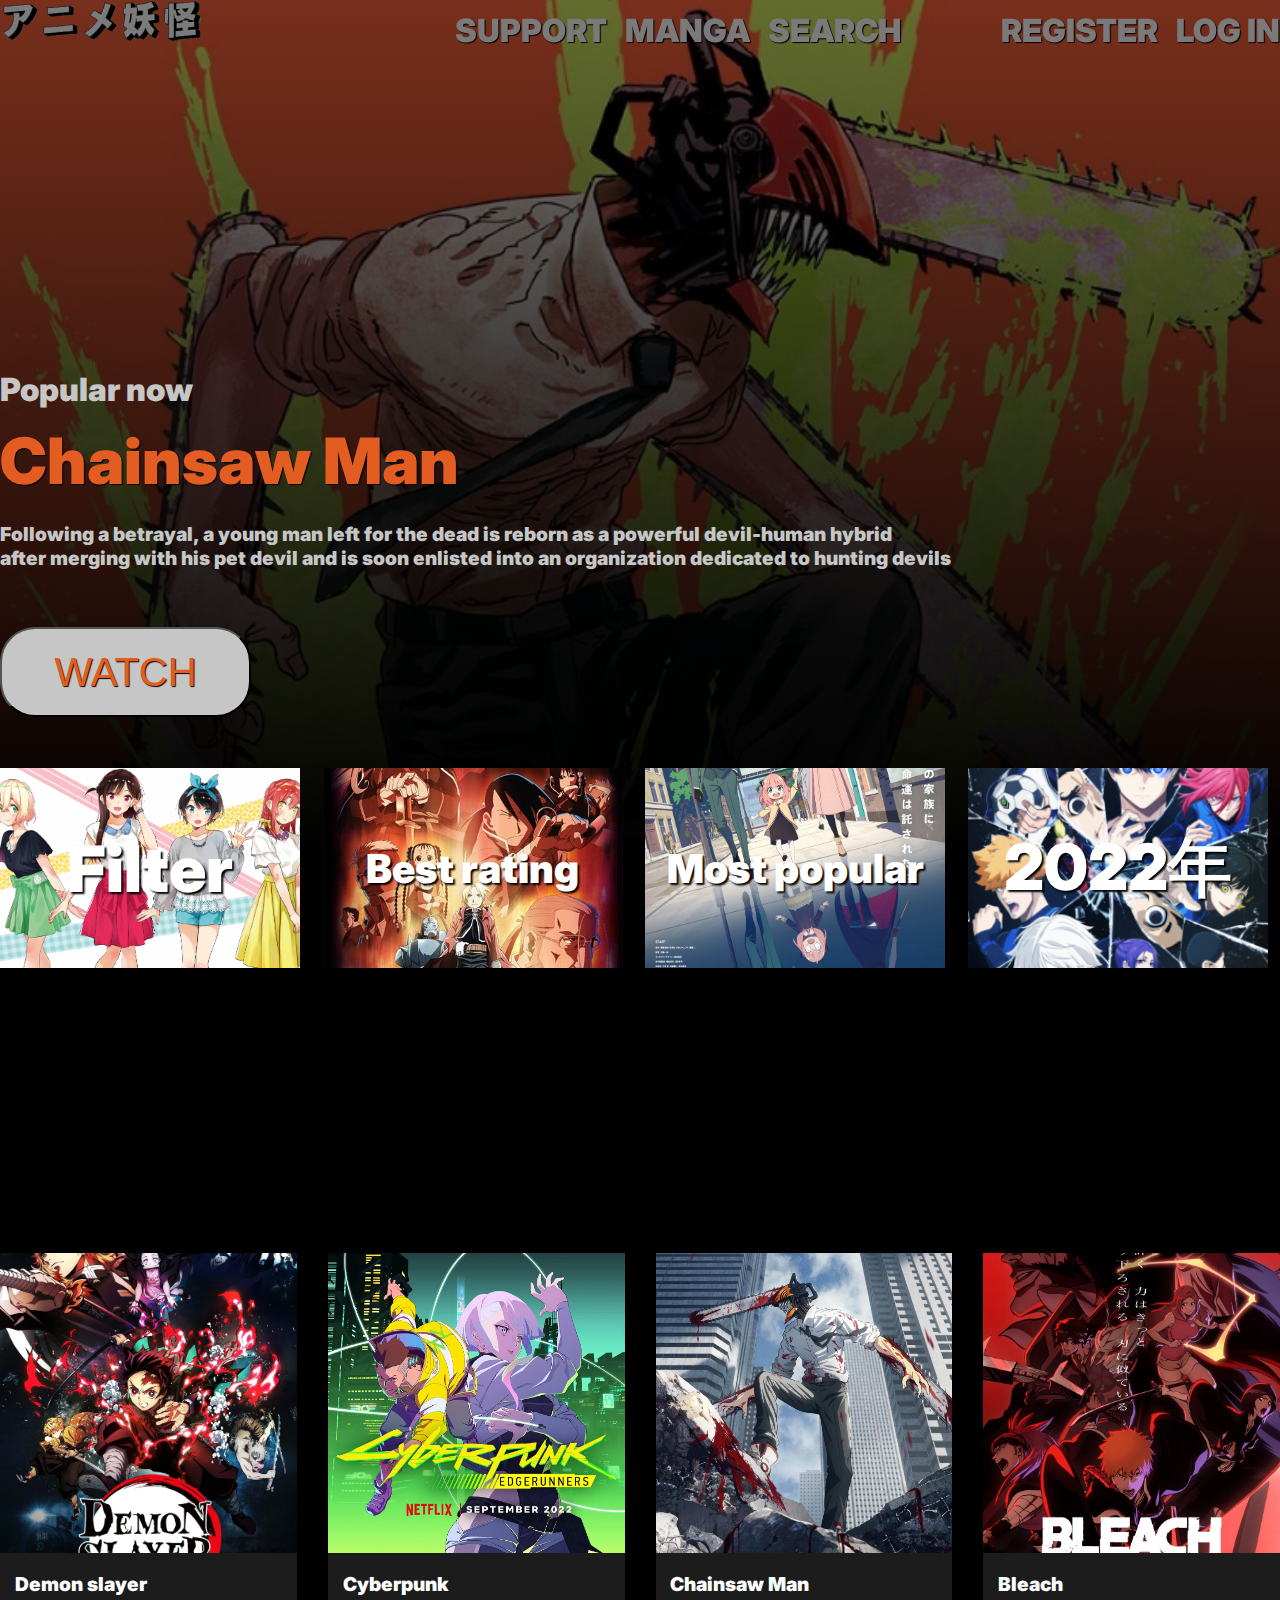
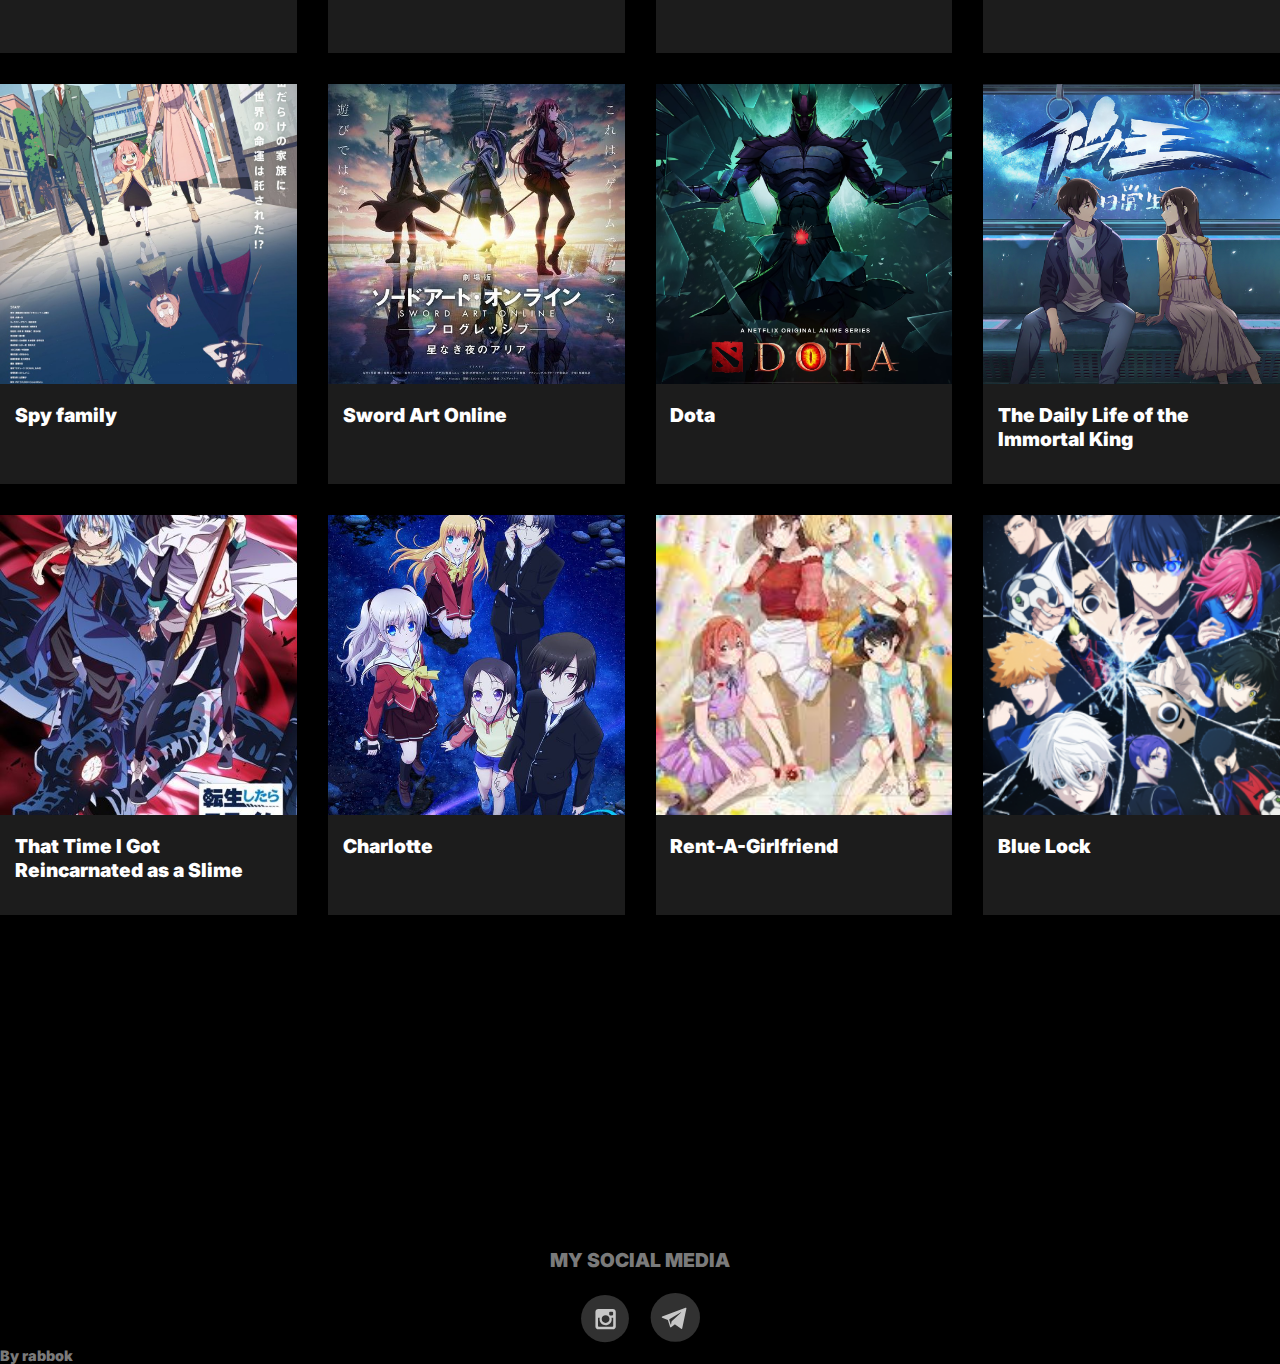
<file: index.html>
<!DOCTYPE html>
<html lang="en">
<head>
    <meta charset="UTF-8">
    <meta http-equiv="X-UA-Compatible" content="IE=edge">
    <meta name="viewport" content="width=device-width, initial-scale=1.0">
    <title>main</title>
    <link rel="stylesheet" href="assets/css/style.css">

    <link rel="preconnect" href="https://fonts.googleapis.com">
    <link rel="preconnect" href="https://fonts.gstatic.com" crossorigin>
    <link href="https://fonts.googleapis.com/css2?family=Inter&display=swap" rel="stylesheet">
</head>
<body>
    <header class="header">
        <nav class="header-nav nav-desktop def-container">
            <a href="index.html" class="logo">
                <img src="assets/img/Logo_end.png" alt="logo">
            </a>
            <ul class="menu">
                <li>
                    <a href="#" class="menu__link">SUPPORT</a>
                </li>
                    
                 <li>
                    <a href="#" class="menu__link">MANGA</a>
                 </li>
                    
                 <li>
                    <a href="#" class="menu__link">SEARCH</a>
                 </li>
                    
                <li>
                    <a href="register.html" class="menu__link header-reg-link">REGISTER</a>
                 </li>
                    
                <li>
                    <a href="login.html" class="menu__link">LOG IN</a>
                </li>
            </ul>
        </nav>

        <nav class="nav-mobile">
            <ul class="menu-mobile">
                <li>
                    <a href="#" class="menu__link"><img class="logo-mobile-img" src="assets/img/Logo_end.png" alt="logo"></a>
                </li>

                <li>
                    <a href="#" class="menu__link">SUPPORT</a>
                </li>
                    
                <li>
                    <a href="#" class="menu__link">MANGA</a>
                </li>

                <li>
                    <a href="#" class="menu__link">SEARCH</a>
                </li>

                <li>
                    <a href="register.html" class="menu__link">REGISTER</a>
                </li>

                <li>
                    <a href="login.html" class="menu__link">LOG IN</a>
                </li>
            </ul>
        </nav>
    </header>

    <main class="main">

        <section class="banners">
            <div class="banner">
                <picture class="banner-picture">
                    <source media="(max-width:1049px)" srcset="assets/img/CM.jpg">
                    <img class="banner-picture" src="assets/img/CM_Banner.jpg" alt="">
                </picture>

                <div class="banner-movie def-container">
                    <p class="banner-movie__lbl">Popular now</p>
                    <p class="banner-movie__lbl">Chainsaw Man</p>
                    <p class="banner-movie__lbl">Following a betrayal, a young man left for the dead is reborn as a powerful devil-human hybrid<br> after merging with his pet devil and is soon enlisted into an organization dedicated to hunting devils</p>
                    <button class="watch-button" onClick="window.location.href='player.html'">
                        <p class="button-text">WATCH</p>
                    </button>
                </div>
            </div>
            <div class="fader"></div>
        </section>

        <section class="main-nav">
            <ul class="main-nav__list">
                <li class="main-nav__element">
                    <a href="#" class="main-nav__link">
                        <img src="assets/img/RG.png" alt="">
                        <span class="main-nav__lbl">Filter</span>
                    </a>
                </li>

                <li class="main-nav__element">
                    <a href="#" class="main-nav__link">
                        <img src="assets/img/FMA.jpg" alt="">
                        <span class="main-nav__lbl">Best rating</span>
                    </a>
                </li>

                <li class="main-nav__element">
                    <a href="#" class="main-nav__link">
                        <img src="assets/img/SF.jfif" alt="">
                        <span class="main-nav__lbl">Most popular</span>
                    </a>
                </li>

                <li class="main-nav__element">
                    <a href="#" class="main-nav__link">
                        <img src="assets/img/BL2.png" alt="">
                        <span class="main-nav__lbl">2022年</span>
                    </a>
                </li>
            </ul>
        </section>

        <section class="movies def-container">
            <div class="movie">
                <a href="#">
                    <img class="movie__img" src="assets/img/DS.png" alt="">
                </a>

                <a href="#">
                    <span class="movie__lbl">Demon slayer</span>
                </a>
            </div>

            <div class="movie">
                <a href="#">
                    <img class="movie__img" src="assets/img/cyberpunk-edgerunners-poster.jpeg" alt="">
                </a>

                <a href="#">
                    <span class="movie__lbl">Cyberpunk</span>
                </a>
            </div>

            <div class="movie">
                <a href="player.html">
                    <img class="movie__img" src="assets/img/CM.jpg" alt="">
                </a>

                <a href="player.html">
                    <span class="movie__lbl">Chainsaw Man</span>
                </a>
            </div>

            <div class="movie">
                <a href="#">
                    <img class="movie__img" src="assets/img/BL.jpg" alt="">
                </a>

                <a href="#">
                    <span class="movie__lbl">Bleach</span>
                </a>
            </div>

            <div class="movie">
                <a href="#">
                    <img class="movie__img" src="assets/img/SF.jfif" alt="">
                </a>

                <a href="#">
                    <span class="movie__lbl">Spy family</span>
                </a>
            </div>

            <div class="movie">
                <a href="#">
                    <img class="movie__img" src="assets/img/SAO.jpg" alt="">
                </a>

                <a href="#">
                    <span class="movie__lbl">Sword Art Online</span>
                </a>
            </div>

            <div class="movie">
                <a href="#">
                    <img class="movie__img" src="assets/img/Dota.jpg" alt="">
                </a>

                <a href="#">
                    <span class="movie__lbl">Dota</span>
                </a>
            </div>

            <div class="movie">
                <a href="#">
                    <img class="movie__img" src="assets/img/DL.jpeg" alt="">
                </a>

                <a href="#">
                    <span class="movie__lbl">The Daily Life of the Immortal King</span>
                </a>
            </div>

            <div class="movie">
                <a href="#">
                    <img class="movie__img" src="assets/img/SL2.jpg" alt="">
                </a>

                <a href="#">
                    <span class="movie__lbl">That Time I Got Reincarnated as a Slime</span>
                </a>
            </div>

            <div class="movie">
                <a href="#">
                    <img class="movie__img" src="assets/img/Charlotta.jpg" alt="">
                </a>

                <a href="#">
                    <span class="movie__lbl">Charlotte</span>
                </a>
            </div>

            <div class="movie">
                <a href="#">
                    <img class="movie__img" src="assets/img/RG2.jfif" alt="">
                </a>

                <a href="#">
                    <span class="movie__lbl">Rent-A-Girlfriend</span>
                </a>
            </div>

            <div class="movie">
                <a href="#">
                    <img class="movie__img" src="assets/img/BL2.png" alt="">
                </a>

                <a href="#">
                    <span class="movie__lbl">Blue Lock</span>
                </a>
            </div>
        </section class="movies def-container">

    </main>

    <footer class="footer def-container">
        <p class="footer__paragraph">MY SOCIAL MEDIA</p>
        <div class="social-media">
            <ul class="social-links">
                <li>
                    <a href="#" class="social-links__item">
                        <img src="assets/img/instagramm.svg" alt="" class="media-icon">
                    </a>
                </li>

                <li>
                    <a href="#" class="social-links__item">
                        <img src="assets/img/telegramm.svg" alt="" class="media-icon">
                    </a>
                </li>
            </ul>
        </div>
        <p class="footer__paragraph">By rabbok</p>
    </footer>
</body>
</html>
</file>
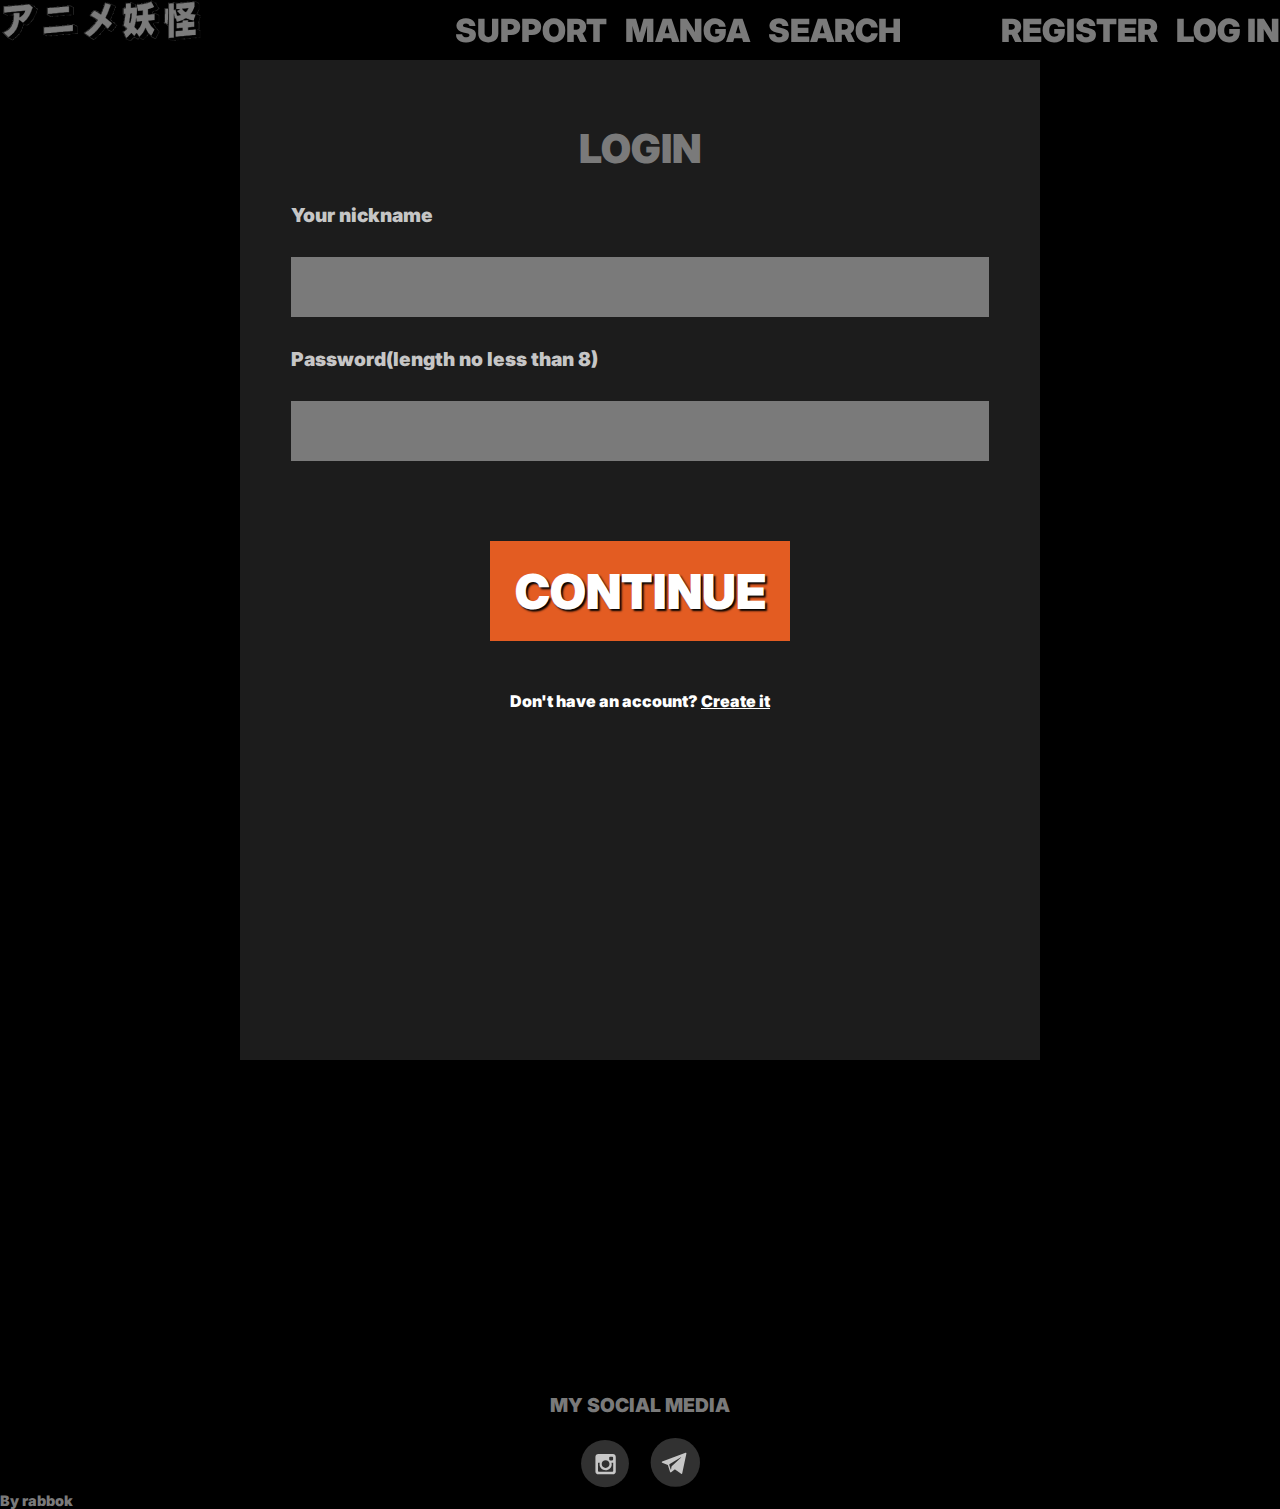
<file: login.html>
<!DOCTYPE html>
<html lang="en">
<head>
    <meta charset="UTF-8">
    <meta http-equiv="X-UA-Compatible" content="IE=edge">
    <meta name="viewport" content="width=device-width, initial-scale=1.0">
    <title>video</title>
    <link rel="stylesheet" href="assets/css/style.css">

    <link rel="preconnect" href="https://fonts.googleapis.com">
    <link rel="preconnect" href="https://fonts.gstatic.com" crossorigin>
    <link href="https://fonts.googleapis.com/css2?family=Inter&display=swap" rel="stylesheet">
</head>
<body>
    <header class="header">
        <nav class="header-nav nav-desktop def-container">
            <a href="index.html" class="logo">
                <img src="assets/img/Logo_end.png" alt="logo">
            </a>
            <ul class="menu">
                <li>
                    <a href="#" class="menu__link">SUPPORT</a>
                </li>
                    
                 <li>
                    <a href="#" class="menu__link">MANGA</a>
                 </li>
                    
                 <li>
                    <a href="#" class="menu__link">SEARCH</a>
                 </li>
                    
                <li>
                    <a href="register.html" class="menu__link header-reg-link">REGISTER</a>
                 </li>
                    
                <li>
                    <a href="login.html" class="menu__link">LOG IN</a>
                </li>
            </ul>
        </nav>

        <nav class="nav-mobile">
            <ul class="menu__link">
                <li>
                    <a href="#" class="logo_mobile"><img class="logo-mobile-img" src="assets/img/Logo_end.png" alt="logo"></a>
                </li>

                <li>
                    <a href="#" class="menu__link">SUPPORT</a>
                </li>
                    
                <li>
                    <a href="#" class="menu__link">MANGA</a>
                </li>

                <li>
                    <a href="#" class="menu__link">SEARCH</a>
                </li>

                <li>
                    <a href="register.html" class="menu__link">REGISTER</a>
                </li>

                <li>
                    <a href="login.html" class="menu__link">LOG IN</a>
                </li>
            </ul>
        </nav>
    </header>

    <main>
        <section class="log-window">
            <p class="log-window__lbl">LOGIN</p>

            <form action="" class="log-forms">
                <label class="log-forms__lbl for="nickname">Your nickname</label>
                <input class="log-forms__input" type="text" name="nickname">
                <label class="log-forms__lbl for="password">Password(length no less than 8)</label>
                <input class="log-forms__input" type="password" name="password">
            </form>

            <div class="log-button">
                <p class="log-button__text">CONTINUE</p>
            </div>

            <p class="reg-link">Don't have an account? <a class="reg-link-a" href="register.html">Create it</a></p>
        </section>
    </main>

    <footer class="footer def-container">
        <p class="footer__paragraph">MY SOCIAL MEDIA</p>
        <div class="social-media">
            <ul class="social-links">
                <li>
                    <a href="#" class="social-links__item">
                        <img src="assets/img/instagramm.svg" alt="" class="media-icon">
                    </a>
                </li>

                <li>
                    <a href="#" class="social-links__item">
                        <img src="assets/img/telegramm.svg" alt="" class="media-icon">
                    </a>
                </li>
            </ul>
        </div>
        <p class="footer__paragraph">By rabbok</p>
    </footer>
</body>
</html>
</file>
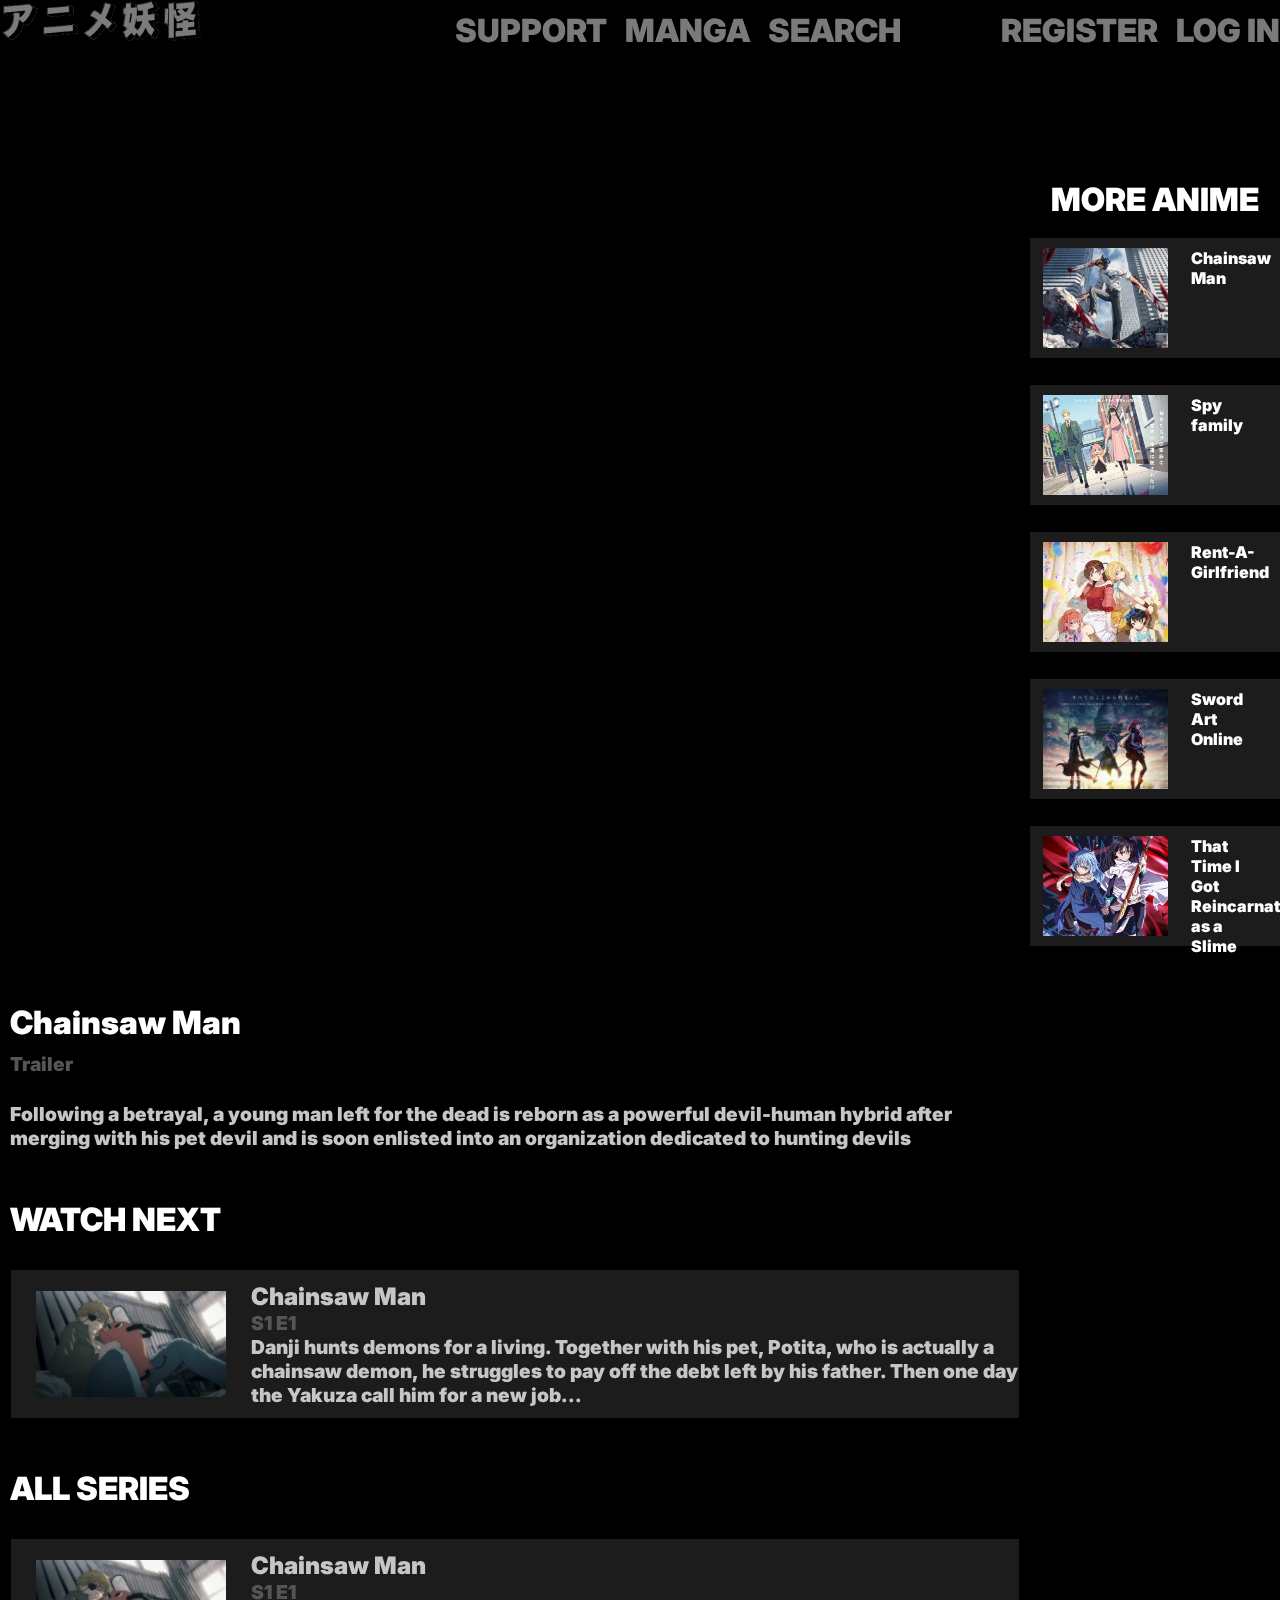
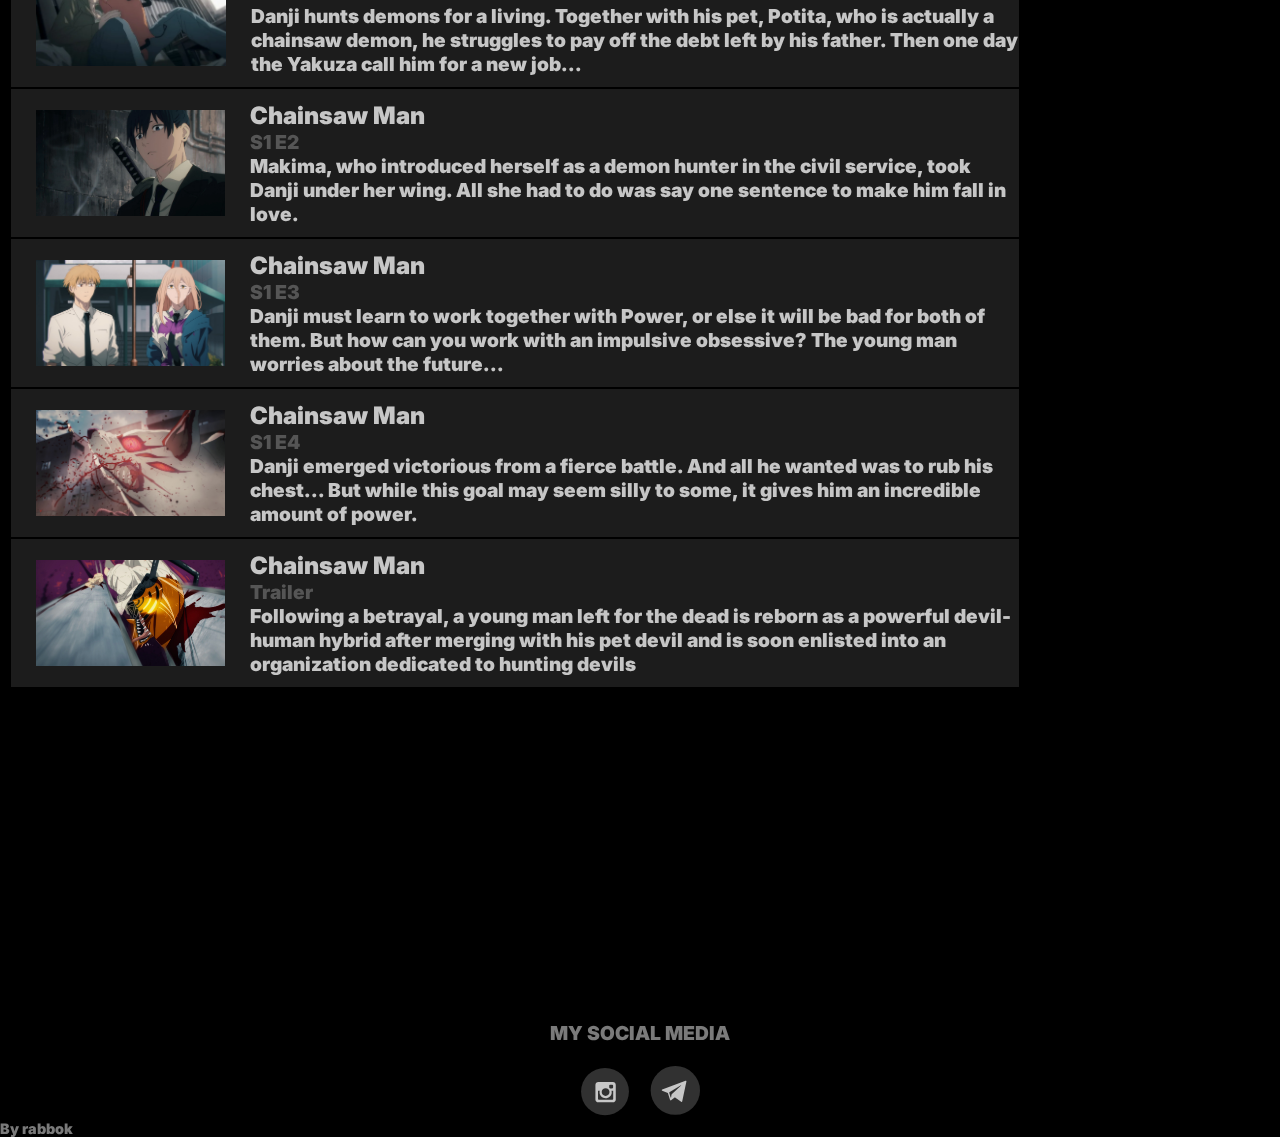
<file: player.html>
<!DOCTYPE html>
<html lang="en">
<head>
    <meta charset="UTF-8">
    <meta http-equiv="X-UA-Compatible" content="IE=edge">
    <meta name="viewport" content="width=device-width, initial-scale=1.0">
    <title>video</title>
    <link rel="stylesheet" href="assets/css/style.css">

    <link rel="preconnect" href="https://fonts.googleapis.com">
    <link rel="preconnect" href="https://fonts.gstatic.com" crossorigin>
    <link href="https://fonts.googleapis.com/css2?family=Inter&display=swap" rel="stylesheet">
</head>
<body>
    <header class="header">
        <nav class="header-nav nav-desktop def-container">
            <a href="index.html" class="logo">
                <img src="assets/img/Logo_end.png" alt="logo">
            </a>
            <ul class="menu">
                <li>
                    <a href="#" class="menu__link">SUPPORT</a>
                </li>
                    
                 <li>
                    <a href="#" class="menu__link">MANGA</a>
                 </li>
                    
                 <li>
                    <a href="#" class="menu__link">SEARCH</a>
                 </li>
                    
                <li>
                    <a href="register.html" class="menu__link header-reg-link">REGISTER</a>
                 </li>
                    
                <li>
                    <a href="login.html" class="menu__link">LOG IN</a>
                </li>
            </ul>
        </nav>

        <nav class="nav-mobile">
            <ul class="menu-mobile">
                <li>
                    <a href="#" class="menu__link"><img class="logo-mobile-img" src="assets/img/Logo_end.png" alt="logo"></a>
                </li>

                <li>
                    <a href="#" class="menu__link">SUPPORT</a>
                </li>
                    
                <li>
                    <a href="#" class="menu__link">MANGA</a>
                </li>

                <li>
                    <a href="#" class="menu__link">SEARCH</a>
                </li>

                <li>
                    <a href="register.html" class="menu__link">REGISTER</a>
                </li>

                <li>
                    <a href="login.html" class="menu__link">LOG IN</a>
                </li>
            </ul>
        </nav>
    </header>

    <main class="main-p def-container">
        <section class="video-block">
            <iframe class="player" src="https://www.youtube.com/embed/OatDU-PgJQE" title="YouTube video player" frameborder="0" allow="accelerometer; autoplay; clipboard-write; encrypted-media; gyroscope; picture-in-picture" allowfullscreen></iframe>

            <div class="description">
                <p class="description__paragraph">Chainsaw Man</p>
                <p class="description__paragraph">Trailer</p>
                <p class="description__paragraph">Following a betrayal, a young man left for the dead is reborn as a powerful devil-human hybrid after merging with his pet devil and is soon enlisted into an organization dedicated to hunting devils</p>
            </div>

            <div class="w-next">
                <p class="w-next_lbl">WATCH NEXT</p>

                <div class="series">
                    <img class="series__img" src="assets/img/episode1.webp" alt="">
                    <div class="series-description">
                        <p class="series-description__paragraph">Chainsaw Man</p>
                        <p class="series-description__paragraph">S1 E1</p>
                        <p class="series-description__paragraph">Danji hunts demons for a living. Together with his pet, Potita, who is actually a chainsaw demon, he struggles to pay off the debt left by his father. Then one day the Yakuza call him for a new job...</p>
                    </div>
                </div>
            </div>

            <div class="all-series">
                <p class="all-series__lbl">ALL SERIES</p>

                <div class="series">
                    <img class="series__img" src="assets/img/episode1.webp" alt="">
                    <div class="series-description">
                        <p class="series-description__paragraph">Chainsaw Man</p>
                        <p class="series-description__paragraph">S1 E1</p>
                        <p class="series-description__paragraph">Danji hunts demons for a living. Together with his pet, Potita, who is actually a chainsaw demon, he struggles to pay off the debt left by his father. Then one day the Yakuza call him for a new job...</p>
                    </div>
                </div>

                <div class="series">
                    <img class="series__img" src="assets/img/episode2.webp" alt="">
                    <div class="series-description">
                        <p class="series-description__paragraph">Chainsaw Man</p>
                        <p class="series-description__paragraph">S1 E2</p>
                        <p class="series-description__paragraph">Makima, who introduced herself as a demon hunter in the civil service, took Danji under her wing. All she had to do was say one sentence to make him fall in love.</p>
                    </div>
                </div>

                <div class="series">
                    <img class="series__img" src="assets/img/episode3.jpg" alt="">
                    <div class="series-description">
                        <p class="series-description__paragraph">Chainsaw Man</p>
                        <p class="series-description__paragraph">S1 E3</p>
                        <p class="series-description__paragraph">Danji must learn to work together with Power, or else it will be bad for both of them. But how can you work with an impulsive obsessive? The young man worries about the future...</p>
                    </div>
                </div>

                <div class="series">
                    <img class="series__img" src="assets/img/episode4.jpg" alt="">
                    <div class="series-description">
                        <p class="series-description__paragraph">Chainsaw Man</p>
                        <p class="series-description__paragraph">S1 E4</p>
                        <p class="series-description__paragraph">Danji emerged victorious from a fierce battle. And all he wanted was to rub his chest... But while this goal may seem silly to some, it gives him an incredible amount of power.</p>
                    </div>
                </div>

                <div class="series">
                    <img class="series__img" src="assets/img/trailer.webp" alt="">
                    <div class="series-description">
                        <p class="series-description__paragraph">Chainsaw Man</p>
                        <p class="series-description__paragraph">Trailer</p>
                        <p class="series-description__paragraph">Following a betrayal, a young man left for the dead is reborn as a powerful devil-human hybrid after merging with his pet devil and is soon enlisted into an organization dedicated to hunting devils</p>
                    </div>
                </div>
            </div>

            <div class="series-nav-mobile">
                <p class="series-nav-mobile_lbl">ALL SERIES</p>

                <div class="all-series-mobile">
                    <a href="" class="series-mobile">
                        <span class="series-mobile-name">S1 E1</span>
                    </a>

                    <a href="" class="series-mobile">
                        <span class="series-mobile-name">S1 E1</span>
                    </a>

                    <a href="" class="series-mobile">
                        <span class="series-mobile-name">S1 E1</span>
                    </a>

                    <a href="" class="series-mobile">
                        <span class="series-mobile-name">S1 E1</span>
                    </a>

                    <a href="" class="series-mobile">
                        <span class="series-mobile-name">S1 E1</span>
                    </a>
                </div>
            </div>

        </section>
        
        <aside class="sidebar">
            <p class="sidebar__lbl">MORE ANIME</p>
    
            <a class="side-movie">
                <img class="side-movie__icon" src="assets/img/CM.jpg" alt="">
                <span class="side-movie__name">Chainsaw Man<span>
            </a>
    
            <a class="side-movie">
                <img class="side-movie__icon" src="assets/img/SF.jfif" alt="">
                <span class="side-movie__name">Spy family</span>
            </a>
    
            <a class="side-movie">
                <img class="side-movie__icon" src="assets/img/RG2.jfif" alt="">
                <span class="side-movie__name">Rent-A-Girlfriend</span>
            </a>
    
            <a class="side-movie">
                <img class="side-movie__icon" src="assets/img/SAO.jpg" alt="">
                <span class="side-movie__name">Sword Art Online</span>
            </a>
    
            <a class="side-movie">
                <img class="side-movie__icon" src="assets/img/SL2.jpg" alt="">
                <span class="side-movie__name">That Time I Got Reincarnated as a Slime</span>
            </a>
        </aside>

    </main>

    <footer class="footer def-container">
        <p class="footer__paragraph">MY SOCIAL MEDIA</p>
        <div class="social-media">
            <ul class="social-links">
                <li>
                    <a href="#" class="social-links__item">
                        <img src="assets/img/instagramm.svg" alt="" class="media-icon">
                    </a>
                </li>

                <li>
                    <a href="#" class="social-links__item">
                        <img src="assets/img/telegramm.svg" alt="" class="media-icon">
                    </a>
                </li>
            </ul>
        </div>
        <p class="footer__paragraph">By rabbok</p>
    </footer>
</body>
</html>
</file>
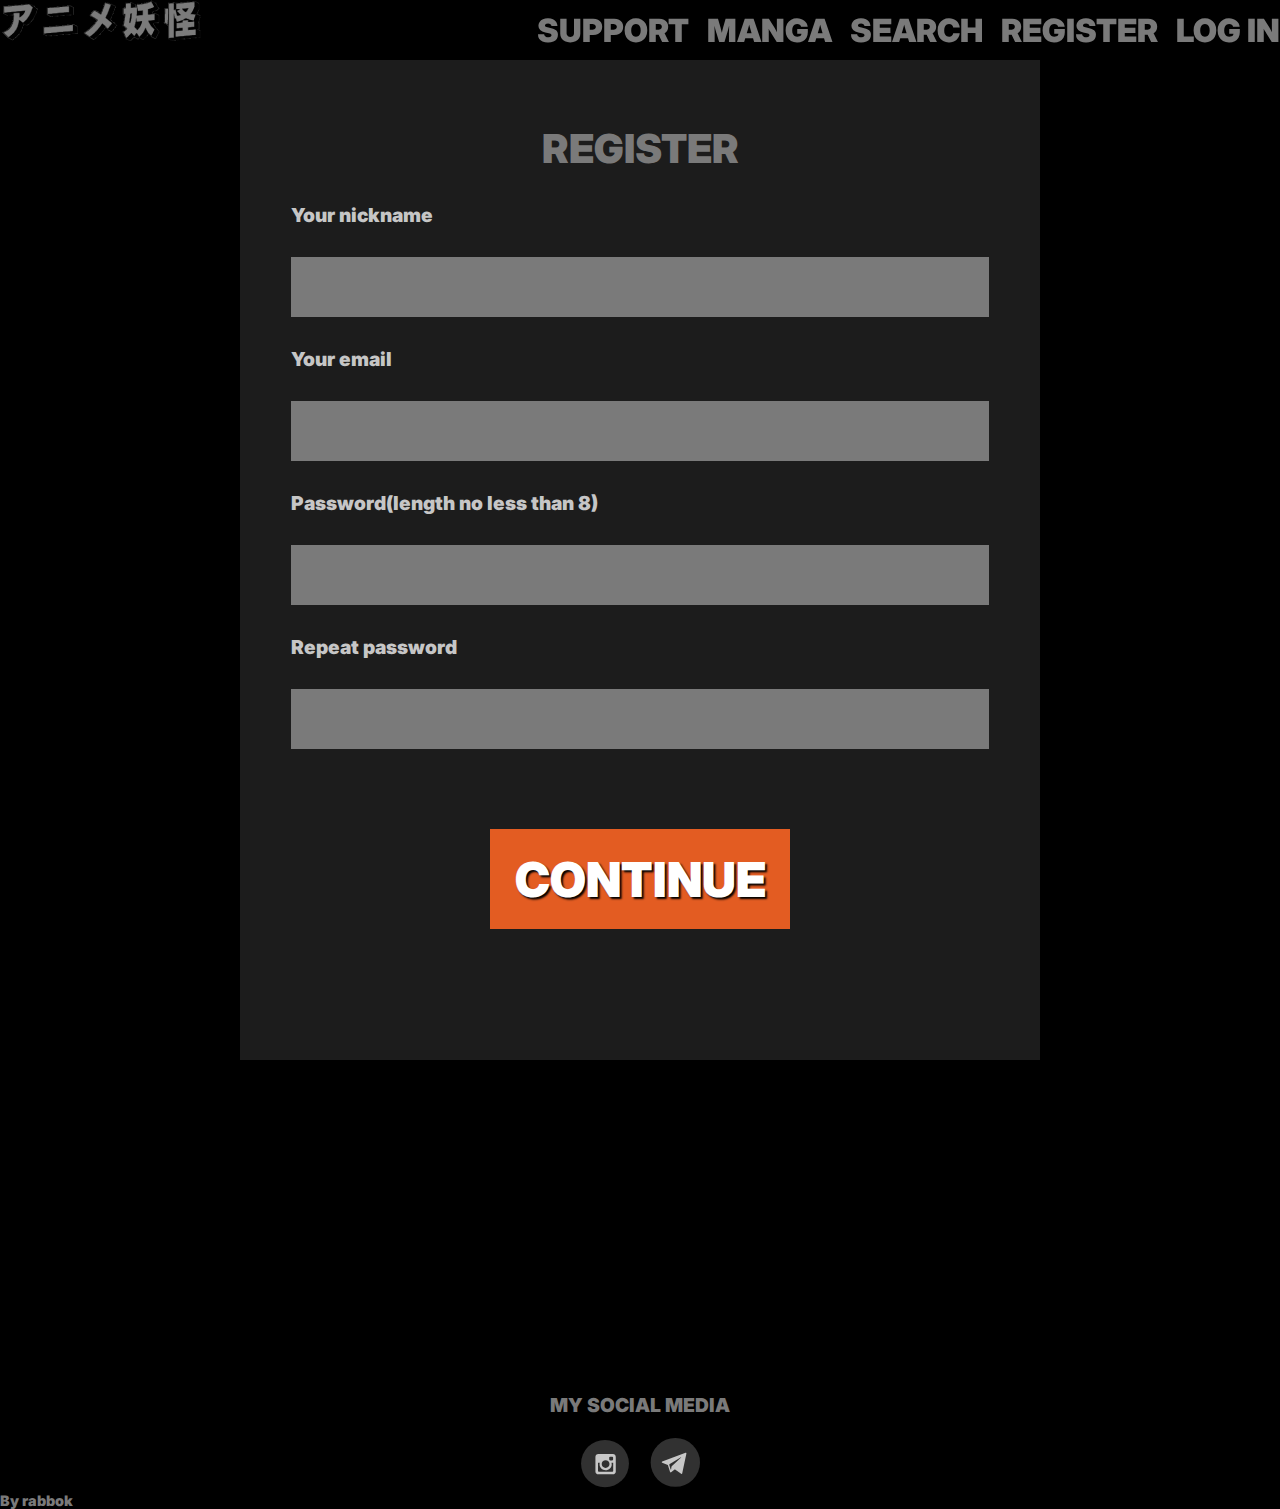
<file: register.html>
<!DOCTYPE html>
<html lang="en">
<head>
    <meta charset="UTF-8">
    <meta http-equiv="X-UA-Compatible" content="IE=edge">
    <meta name="viewport" content="width=device-width, initial-scale=1.0">
    <title>video</title>
    <link rel="stylesheet" href="assets/css/style.css">

    <link rel="preconnect" href="https://fonts.googleapis.com">
    <link rel="preconnect" href="https://fonts.gstatic.com" crossorigin>
    <link href="https://fonts.googleapis.com/css2?family=Inter&display=swap" rel="stylesheet">
</head>
<body>
    <header class="header">
        <nav class="header-nav nav-desktop def-container">
            <a href="index.html" class="logo">
                <img src="assets/img/Logo_end.png" alt="logo">
            </a>
            <ul class="menu">
                <li>
                    <a href="#" class="menu__link">SUPPORT</a>
                </li>
                    
                 <li>
                    <a href="#" class="menu__link">MANGA</a>
                 </li>
                    
                 <li>
                    <a href="#" class="menu__link">SEARCH</a>
                 </li>
                    
                <li>
                    <a href="register.html" class="menu__link">REGISTER</a>
                 </li>
                    
                <li>
                    <a href="login.html" class="menu__link">LOG IN</a>
                </li>
            </ul>
        </nav>

        <nav class="nav-mobile">
            <ul class="menu-mobile">
                <li>
                    <a href="#" class="menu__link"><img class="logo-mobile-img" src="assets/img/Logo_end.png" alt="logo"></a>
                </li>

                <li>
                    <a href="#" class="menu__link">SUPPORT</a>
                </li>
                    
                <li>
                    <a href="#" class="menu__link">MANGA</a>
                </li>

                <li>
                    <a href="#" class="menu__link">SEARCH</a>
                </li>

                <li>
                    <a href="register.html" class="menu__link header-reg-link">REGISTER</a>
                </li>

                <li>
                    <a href="login.html" class="menu__link">LOG IN</a>
                </li>
            </ul>
        </nav>
    </header>

    <main>
        <section class="log-window">
            <p class="log-window__lbl">REGISTER</p>

            <form action="" class="log-forms">
                <label class="log-forms__lbl" for="nickname">Your nickname</label>
                <input class="log-forms__input" type="text" name="nickname">
                <label class="log-forms__lbl" for="email">Your email</label>
                <input class="log-forms__input" type="text" name="email">
                <label class="log-forms__lbl" for="password">Password(length no less than 8)</label>
                <input class="log-forms__input" type="password" name="password">
                <label class="log-forms__lbl" for="password2">Repeat password</label>
                <input class="log-forms__input" type="password" name="password2">
            </form>

            <div class="log-button">
                <p class="log-button__text">CONTINUE</p>
            </div>
        </section>
    </main>

    <footer class="footer def-container">
        <p class="footer__paragraph">MY SOCIAL MEDIA</p>
        <div class="social-media">
            <ul class="social-links">
                <li>
                    <a href="#" class="social-links__item">
                        <img src="assets/img/instagramm.svg" alt="" class="media-icon">
                    </a>
                </li>

                <li>
                    <a href="#" class="social-links__item">
                        <img src="assets/img/telegramm.svg" alt="" class="media-icon">
                    </a>
                </li>
            </ul>
        </div>
        <p class="footer__paragraph">By rabbok</p>
    </footer>
</body>
</html>
</file>
<file: assets/css/style.css>
:root {
    --gray: #7A7A7A;
    --light-gray: #C6C6C6;
    --dark-gray: #1C1C1C;
    --gray-2: #555555;
    --orange: #E35C22;
}

body {
    display: grid;
    background-color: black;
    overflow-x: hidden;
    font-family: 'Inter', sans-serif;
    font-weight: 900;
    grid-template-rows: auto auto 200px;
    grid-template-columns: 100%;
}

* {
    padding: 0;
    margin: 0;
    box-sizing: border-box;
}

.def-container {
    max-width: 1770px;
    margin: auto;
}

.menu__link {
    color: var(--gray);
    text-decoration: none;
    font-size: 2rem;
    padding-left: 18px;
    text-shadow: 1px 1px 1px black;
}

.header {
    position: sticky;
    top: 0;
    z-index: 3;
}

.header-nav {
    display: flex;
    height: 60px;
    width: 100%;
    justify-content: space-between;
}

.nav-mobile {
    display: flex;
    justify-content: center;
    width: 100%;
}

.logo-mobile-img {
    height: 35px;
    width: 150px;
}

.menu {
    display: flex;
    align-items: center;
    list-style: none;
}

.menu-mobile {
    display: flex;
    align-items: center;
    flex-direction: column;
    justify-content: center;
    list-style: none;
}

.footer {
    margin-top: 300px;
    display: flex;
    flex-direction: column;
    justify-content: center;
    width: 100%;
}

.media-icon {
    height: 50px;
    width: 50px;
}

.footer__paragraph {
    color: var(--gray);
    text-shadow: 1px 1px 1px black;
}

.social-media {
    display: grid;
    justify-content: center;
}

.footer__paragraph:first-child {
    text-align: center;
    margin-top: 33px;
    margin-bottom: 21px;
    font-size: 1.2rem;
}

.footer__paragraph:last-child {
    font-size: 0.9rem;
}

.social-links {
    display: flex;
    justify-items: center;
}

.social-links__item {
    margin: 10px;
    list-style: none;
}

.banner-picture {
    position: absolute;
    top: 0;
    width: 100%;
    height: 854px;
    object-fit: cover;
    object-position: top;
}

.fader {
    position: absolute;
    top: 0;
    width: 100%;
    height: 854px;
    background: linear-gradient(180deg, rgba(0, 0, 0, 0.5) 0%, black 100%);
    z-index: 1;
}

.banner-movie {
    height: 73vh;
    display: flex;
    flex-direction: column;
    justify-content: flex-end;
    position: relative;
    z-index: 2;
}

.banner-movie__lbl:first-child {
    color: var(--light-gray);
    font-size: 2rem;
    margin-bottom: 13px;
}

.banner-movie__lbl:nth-child(2) {
    color: var(--orange);
    font-size: 4rem;
    text-shadow: 1px 1px 1px black;
    margin-bottom: 23px;
}

.banner-movie__lbl:nth-child(3) {
    color: var(--light-gray);
    font-size: 1.2rem;
}

.watch-button {
    background-color: var(--light-gray);
    width: 251px;
    height: 90px;
    border-radius: 35px;
    margin-top: 57px;
    cursor: pointer;
    display: flex;
    justify-content: center;
    align-items: center;
}

.button-text {
    color: var(--orange);
    text-shadow: 1px 1px 1px black;
    font-size: 2.5rem;
}

.watch-button:hover{
    background-color: var(--orange);
}

.main-nav {
    position: relative;
    z-index: 1;
    max-width: 1450px;
    margin: 51px auto auto;
}

.main-nav__list {
    display: grid;
    grid-template-columns: repeat(auto-fit, minmax(300px, 1fr));
    gap: 10px;
}

.main-nav img {
    width: 300px;
    height: 200px;
    object-fit: cover;
    object-position: center;
}

.main-nav__element {
    position: relative;
    height: 200px;
    width: 300px;
}

.main-nav__lbl {
    position: absolute;
    right: 50%;
    top: 50%;
    transform: translate(50%, -50%);
    color: white;
    font-size: 2.5rem;
    text-shadow: 2px 2px 2px black;
    white-space: nowrap;
}

.main-nav__element:first-child .main-nav__lbl {
    font-size: 4rem;
}

.main-nav__element:last-child .main-nav__lbl {
    font-size: 4rem;
}

.movies {
    display: grid;
    grid-template-columns: repeat(auto-fit, minmax(267px, 1fr));
    gap: 31px;
    margin: 285px auto auto auto;
}

.movie {
    height: 400px;
    background-color: var(--dark-gray);
}

.movie__img {
    height: 75%;
    width: 100%;
    object-fit: cover;
    object-position: center;
}

.movie__lbl {
    display: inline-block;
    font-size: 1.2rem;
    color: white;
    margin: 5%;
}

.movie a {
    text-decoration: none;
}

.main-p {
    display: grid;
    grid-template-columns: 80.5% auto;
    margin-top: 120px;
}

.video-block {
    margin: auto 1% auto 1%;
    max-width: 1374px;
}

.player {
    width: 100%;
    height: 763px;
}

.side-movie__icon {
    width: 50%;
    height: 100px;
    margin: 10px 13px 10px;
    object-fit: cover;
    object-position: top;
}

.side-movie__name {
    font-size: 1rem;
    color: white;
    margin: 10px;
    width: 30%;
}

.side-movie {
    cursor: pointer;
    display: flex;
    width: 100%;
    height: 120px;
    background-color: var(--dark-gray);
    margin-bottom: 27px;
}

.sidebar__lbl {
    font-size: 2rem;
    color: white;
    margin-bottom: 19px;
    text-align: center;
}

.description {
    margin-top: 56px;
}

.description__paragraph:first-child {
    font-size: 2rem;
    color: white;
    margin-bottom: 10px;
}

.description__paragraph:nth-child(2) {
    font-size: 1.2rem;
    color: var(--gray-2);
    margin-bottom: 26px;
}

.description__paragraph:last-child {
    font-size: 1.2rem;
    color: var(--light-gray);
}

.w-next {
    margin: 50px 0;
}

.w-next_lbl {
    color: white;
    font-size: 2rem;
    margin-bottom: 30px;
}

.series {
    display: flex;
    width: 100%;
    height: 150px;
    background-color: var(--dark-gray);
    cursor: pointer;
    border: 1px solid black;
}

.series-mobile {
    width: 70px;
    height: 40px;
    background-color: var(--dark-gray);
    cursor: pointer;
    position: relative;
}

.series-mobile-name {
    font-size: 1.2rem;
    color: var(--gray-2);
    position: absolute;
    top: 50%;
    right: 50%;
    transform: translate(50%, -50%);
    white-space: nowrap;
}

.all-series-mobile {
    display: grid;
    grid-template-columns: repeat(auto-fit, minmax(70px, 1fr));
}

.series__img {
    height: 106px;
    width: 200px;
    margin: auto 25px;
}

.series-description {
    margin: auto 0;
}

.series-description__paragraph:first-child {
    font-size: 1.5rem;
    color: var(--light-gray);
}

.series-description__paragraph:nth-child(2) {
    font-size: 1.2rem;
    color: var(--gray-2);
}

.series-description__paragraph:last-child {
    font-size: 1.2rem;
    color: var(--light-gray);
}

.all-series__lbl {
    color: white;
    font-size: 2rem;
    margin-bottom: 30px;
}

.series-nav-mobile_lbl {
    color: white;
    font-size: 1.5rem;
    margin: 30px auto;
    text-align: center;
}

.log-window {
    position: relative;
    margin: auto;
    background-color: var(--dark-gray);
    max-width: 800px;
    height: 1000px;
    padding: 5% 4%;
}

.log-window__lbl {
    font-size: 2.5rem;
    color: var(--gray);
    text-align: center;
    margin-bottom: 30px;
}

.log-forms {
    display: flex;
    flex-direction: column;
}

.log-forms__lbl {
    font-size: 1.2rem;
    color: var(--light-gray);
    margin-bottom: 30px;
}

.log-forms__input {
    outline: none;
    border: 0;
    margin-bottom: 30px;
    height: 60px;
    background-color: var(--gray);
    padding-left: 10px;
    color: var(--light-gray);
    font-size: 1.2rem;
}

.log-button {
    background-color: var(--orange);
    position: relative;
    width: 300px;
    height: 100px;
    margin: 50px auto;
    cursor: pointer;
}

.log-button__text {
    position: absolute;
    color: white;
    font-size: 3rem;
    top: 50%;
    right: 50%;
    transform: translate(50%, -50%);
    text-shadow: 2px 2px 2px black;
}

.reg-link {
    font-size: 1rem;
    color: white;
    text-align: center;
    margin-top: 30px;
}

.reg-link-a {
    color: white;
    font-size: 1rem;
}

@media(min-width:1050px) {
    .nav-mobile {
        display: none;
    }

    .series-nav-mobile {
        display: none;
    }

    .header-reg-link {
        padding-left: 100px;
    }
}

@media(max-width:1049px) {
    .main-p {
        grid-template-columns: 100%;
    }

    .log-window {
        margin-top: 100px;
    }

    .reg-button {
        width: 200px;
        height: 60px;
    }

    .log-button__text {
        font-size: 2rem;
    }

    .video-block {
        width: 90%;
        float: none;
        margin: 0 auto auto;
    }

    .sidebar {
        display: none;
        float: none;
    }

    .player {
        height: auto;
        min-height: 200px;
    }

    .w-next {
        display: none;
    }

    .all-series {
        display: none;
    }

    .nav-desktop {
        display: none;
    }
    
    .menu__link {
        color: white;
        text-shadow: 2px 2px 2px black;
    }

    .header {
        position: relative;
    }

    .banner-movie__lbl {
        text-align: center;
    }

    .banner-movie {
        justify-content: center;
    }

    .watch-button {
        margin-left: auto;
        margin-right: auto;
    }

    .main-nav__element {
        margin-left: auto;
        margin-right: auto;
    }

    .movies {
        margin: 285px auto auto;
    }
}

@media(max-width:820px) {
    .reg-window {
        margin: 2%;
    }
}
</file>
